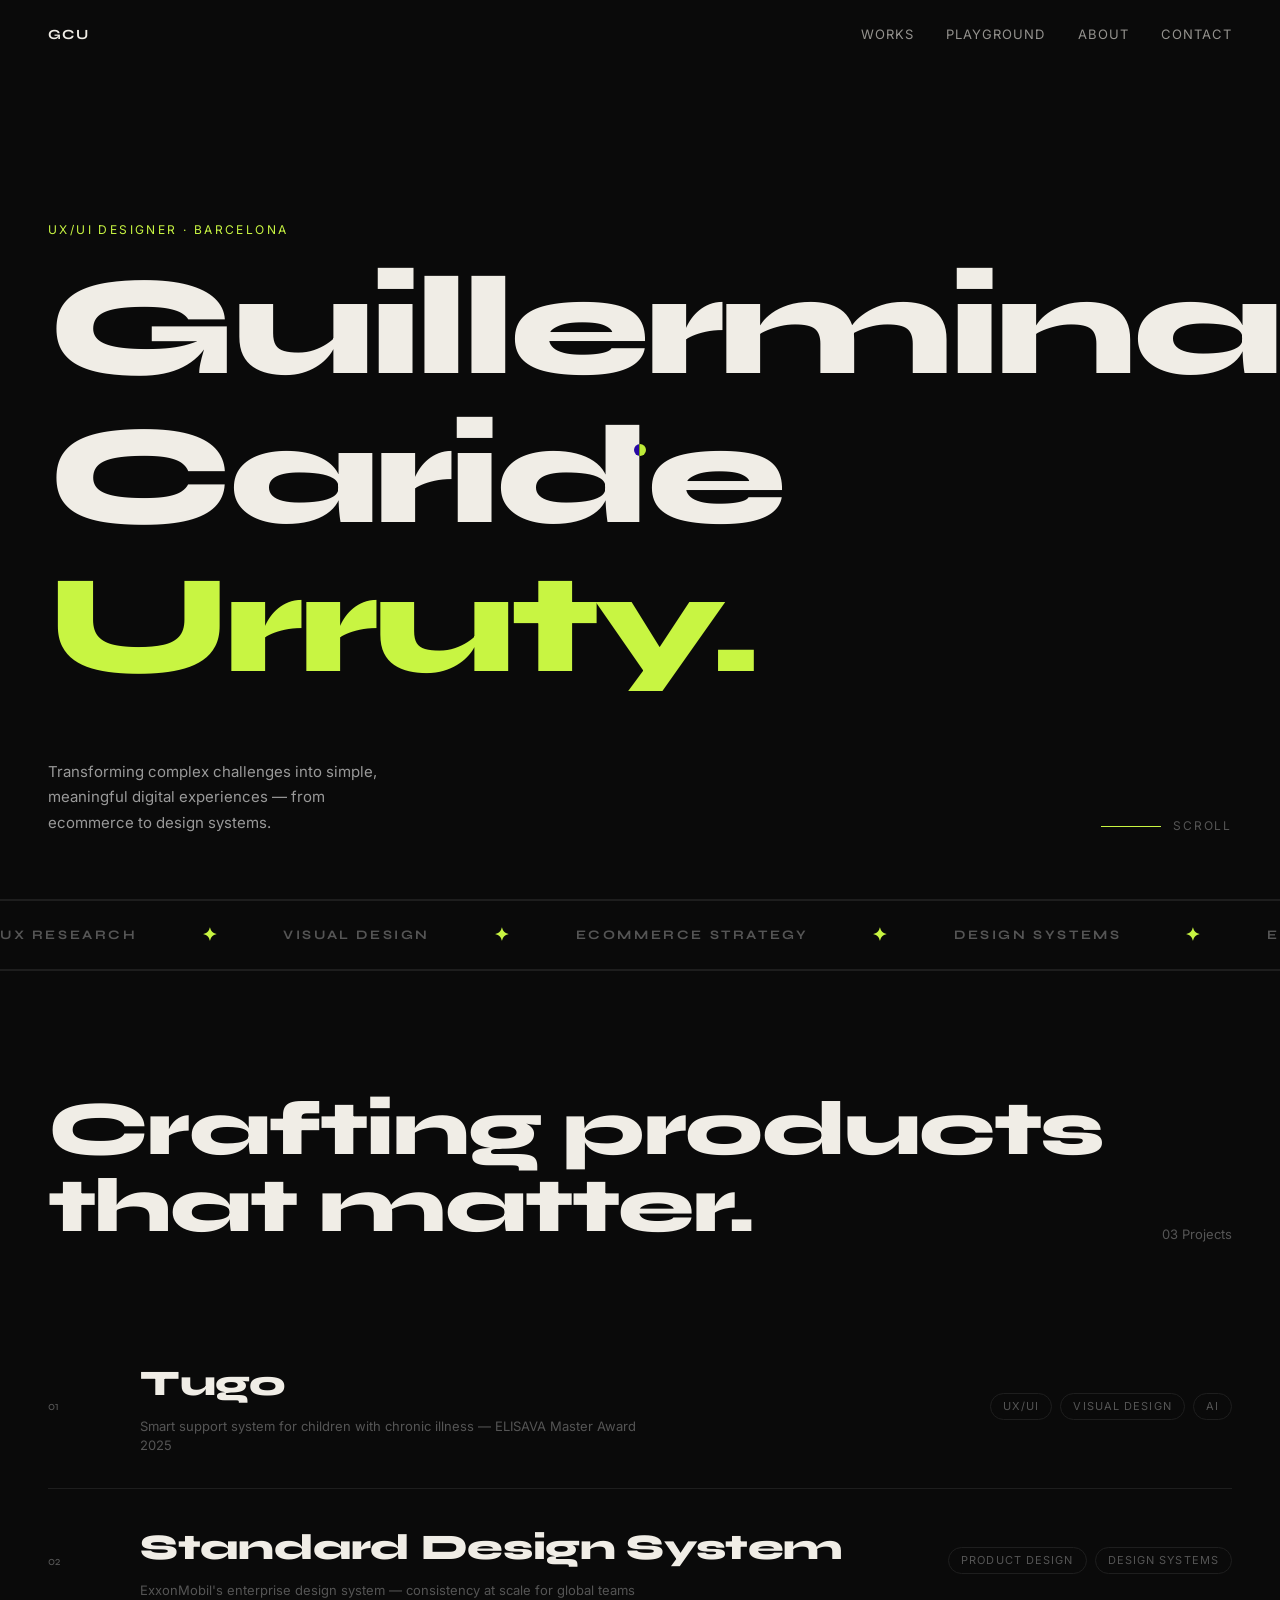
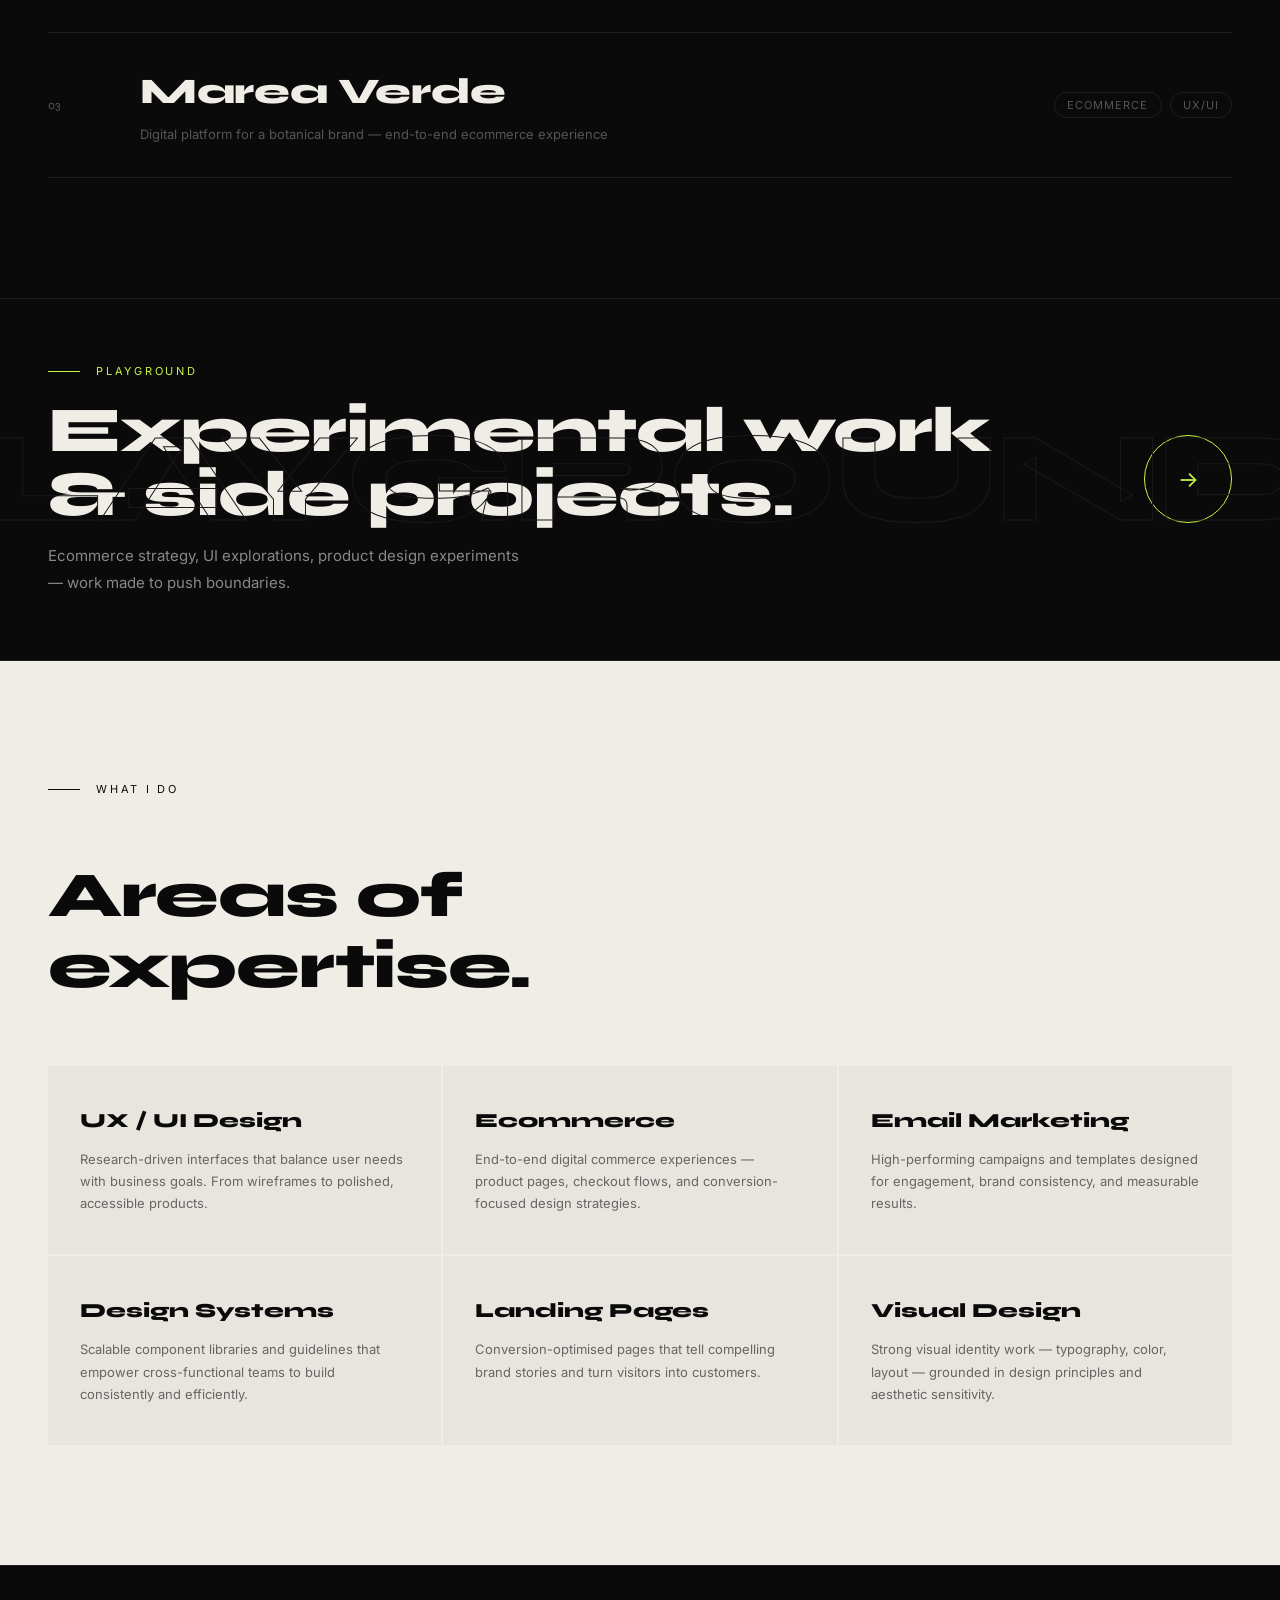
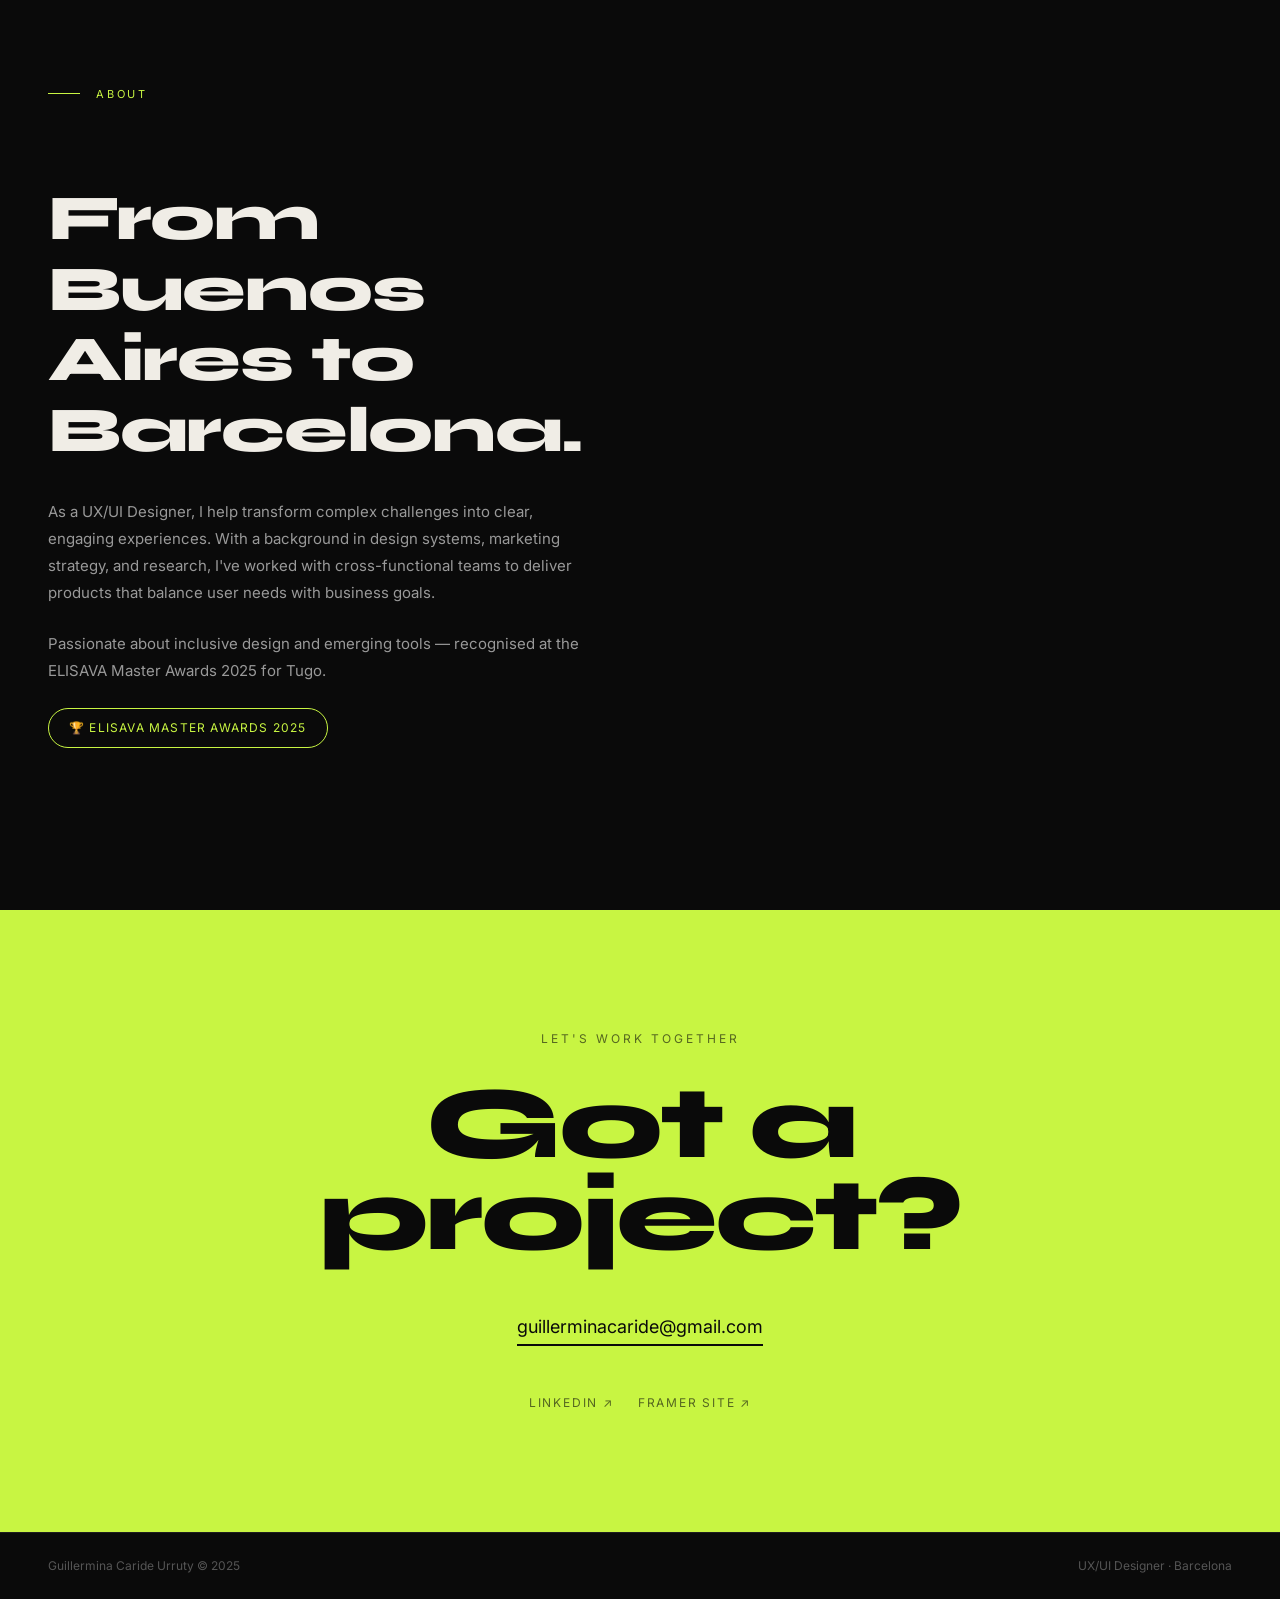
<file: portfolio.html>
<!DOCTYPE html>
<html lang="en">
<head>
<meta charset="UTF-8">
<meta name="viewport" content="width=device-width, initial-scale=1.0">
<title>Guillermina Caride Urruty — UX/UI Designer</title>
<link href="https://fonts.googleapis.com/css2?family=Inter:wght@300;400;500&family=Syne:wght@700;800&display=swap" rel="stylesheet">
<style>
*,*::before,*::after{margin:0;padding:0;box-sizing:border-box;}
:root{--bg:#0a0a0a;--fg:#f0ede6;--accent:#c8f542;--muted:#555;--border:#1e1e1e;}
html{height:100%;}
body{background:var(--bg);color:var(--fg);font-family:'Inter',sans-serif;font-size:16px;line-height:1.5;cursor:none;overflow-x:hidden;}

/* ── CURSOR ── */
#cursor{position:fixed;width:12px;height:12px;background:var(--accent);border-radius:50%;pointer-events:none;z-index:9999;top:0;left:0;transition:width .3s,height .3s,background .3s;mix-blend-mode:difference;will-change:transform;}
#cursor.big{width:64px;height:64px;}
#cursor.dark{background:var(--bg);mix-blend-mode:normal;}

/* ── NAV ── */
nav{position:fixed;top:0;left:0;right:0;display:flex;justify-content:space-between;align-items:center;padding:24px 48px;z-index:200;}
.nav-logo{font-family:'Syne',sans-serif;font-size:14px;font-weight:700;letter-spacing:.1em;text-transform:uppercase;color:var(--fg);text-decoration:none;mix-blend-mode:difference;}
.nav-links{display:flex;gap:32px;mix-blend-mode:difference;}
.nav-links a{color:var(--fg);text-decoration:none;font-size:13px;letter-spacing:.08em;text-transform:uppercase;opacity:.6;transition:opacity .2s;}
.nav-links a:hover{opacity:1;}

/* ── HERO ── */
#hero{min-height:100vh;display:flex;flex-direction:column;justify-content:flex-end;padding:0 48px 64px;position:relative;overflow:hidden;border-bottom:1px solid var(--border);}
.hero-label{font-size:12px;letter-spacing:.2em;text-transform:uppercase;color:var(--accent);margin-bottom:24px;opacity:0;animation:fadeUp .8s .3s forwards;}
.hero-title{font-family:'Syne',sans-serif;font-size:clamp(72px,11vw,160px);font-weight:800;line-height:.92;letter-spacing:-.03em;}
.hero-title .word{display:inline-block;overflow:hidden;margin-right:.15em;}
.hero-title .word .inner{display:inline-block;transform:translateY(110%);animation:wordUp 1s cubic-bezier(.16,1,.3,1) forwards;}
.hero-title .line3{color:var(--accent);}
.hero-sub{margin-top:48px;display:flex;justify-content:space-between;align-items:flex-end;opacity:0;animation:fadeUp .8s 1.1s forwards;}
.hero-desc{max-width:340px;font-size:15px;color:#999;line-height:1.7;}
.hero-scroll{font-size:12px;letter-spacing:.15em;text-transform:uppercase;color:var(--muted);display:flex;align-items:center;gap:12px;}
.scroll-line{width:60px;height:1px;background:var(--muted);position:relative;overflow:hidden;}
.scroll-line::after{content:'';position:absolute;inset:0;background:var(--accent);animation:scrollAnim 1.8s infinite;}

/* ── HORIZONTAL SCROLL TEXT (Oryzo-style) ── */
.hscroll-text{overflow:hidden;border-top:1px solid var(--border);border-bottom:1px solid var(--border);padding:20px 0;white-space:nowrap;}
.hscroll-inner{display:inline-flex;gap:64px;will-change:transform;}
.hscroll-word{font-family:'Syne',sans-serif;font-size:13px;font-weight:700;letter-spacing:.2em;text-transform:uppercase;color:var(--muted);display:inline-flex;align-items:center;gap:64px;}
.hscroll-word .dot{color:var(--accent);font-size:18px;}

/* ── STICKY WORKS SECTION ── */
#works{padding:120px 48px;border-top:1px solid var(--border);}
.works-header{display:flex;justify-content:space-between;align-items:flex-end;margin-bottom:80px;}
.works-title{font-family:'Syne',sans-serif;font-size:clamp(40px,6vw,80px);font-weight:800;line-height:1;letter-spacing:-.02em;}
.works-count{font-size:13px;color:var(--muted);}

.project-list{display:flex;flex-direction:column;}
.project-item{display:grid;grid-template-columns:60px 1fr auto;align-items:center;gap:32px;padding:32px 0;border-bottom:1px solid var(--border);cursor:none;text-decoration:none;color:inherit;position:relative;transition:padding-left .4s cubic-bezier(.16,1,.3,1);}
.project-item:hover{padding-left:24px;}
.project-num{font-size:12px;color:var(--muted);font-family:'Syne',sans-serif;transition:color .3s;}
.project-item:hover .project-num{color:var(--accent);}
.project-name{font-family:'Syne',sans-serif;font-size:clamp(22px,3vw,36px);font-weight:800;letter-spacing:-.01em;transition:color .3s;}
.project-item:hover .project-name{color:var(--accent);}
.project-desc{font-size:13px;color:var(--muted);margin-top:6px;max-width:500px;}
.project-tags{display:flex;gap:8px;flex-wrap:wrap;justify-content:flex-end;}
.tag{font-size:11px;letter-spacing:.1em;text-transform:uppercase;border:1px solid var(--border);color:var(--muted);padding:4px 12px;border-radius:100px;transition:border-color .3s,color .3s;}
.project-item:hover .tag{border-color:var(--accent);color:var(--accent);}
.project-arrow{position:absolute;right:0;font-size:24px;color:var(--accent);opacity:0;transform:translateX(-12px);transition:opacity .3s,transform .3s;}
.project-item:hover .project-arrow{opacity:1;transform:translateX(0);}

/* ── PLAYGROUND TEASER ── */
#playground-link{border-top:1px solid var(--border);}
.pg-teaser{display:grid;grid-template-columns:1fr auto;align-items:center;gap:40px;padding:64px 48px;text-decoration:none;color:inherit;transition:background .3s;position:relative;overflow:hidden;}
.pg-teaser::before{content:'PLAYGROUND';position:absolute;right:-40px;top:50%;transform:translateY(-50%);font-family:'Syne',sans-serif;font-size:clamp(80px,10vw,140px);font-weight:800;color:transparent;-webkit-text-stroke:1px #1a1a1a;letter-spacing:-.03em;pointer-events:none;transition:color .4s,-webkit-text-stroke-color .4s;white-space:nowrap;}
.pg-teaser:hover::before{-webkit-text-stroke-color:#2a2a2a;}
.pg-teaser:hover{background:#0f0f0f;}
.pg-eyebrow{font-size:11px;letter-spacing:.25em;text-transform:uppercase;color:var(--accent);margin-bottom:20px;display:flex;align-items:center;gap:16px;}
.pg-eyebrow::before{content:'';display:inline-block;width:32px;height:1px;background:var(--accent);}
.pg-teaser-title{font-family:'Syne',sans-serif;font-size:clamp(36px,5vw,72px);font-weight:800;line-height:1;letter-spacing:-.02em;}
.pg-teaser-desc{margin-top:16px;font-size:15px;color:#888;max-width:480px;line-height:1.75;}
.pg-circle{width:88px;height:88px;border:1px solid var(--accent);border-radius:50%;display:flex;flex-direction:column;align-items:center;justify-content:center;gap:4px;transition:background .3s,transform .4s;}
.pg-teaser:hover .pg-circle{background:var(--accent);transform:rotate(45deg);}
.pg-circle-arrow{font-size:22px;color:var(--accent);transition:color .3s;}
.pg-teaser:hover .pg-circle-arrow{color:var(--bg);}

/* ── EXPERTISE ── */
#expertise{background:var(--fg);color:var(--bg);border-top:1px solid var(--border);padding:120px 48px;}
.exp-eyebrow{font-size:11px;letter-spacing:.25em;text-transform:uppercase;color:var(--bg);margin-bottom:64px;display:flex;align-items:center;gap:16px;}
.exp-eyebrow::before{content:'';width:32px;height:1px;background:var(--bg);}
.exp-title{font-family:'Syne',sans-serif;font-size:clamp(36px,5vw,64px);font-weight:800;line-height:1.1;letter-spacing:-.02em;margin-bottom:64px;}
.exp-grid{display:grid;grid-template-columns:repeat(3,1fr);gap:2px;}
.exp-card{background:#e8e5de;padding:40px 32px;transition:background .25s;}
.exp-card:hover{background:var(--accent);}
.exp-card h3{font-family:'Syne',sans-serif;font-size:20px;font-weight:800;margin-bottom:12px;}
.exp-card p{font-size:13px;color:#666;line-height:1.7;}
.exp-card:hover p{color:var(--bg);}

/* ── ABOUT ── */
#about{padding:120px 48px;border-top:1px solid var(--border);}
.about-grid{display:grid;grid-template-columns:1fr 1fr;gap:80px;align-items:center;}
.about-eyebrow{font-size:11px;letter-spacing:.25em;text-transform:uppercase;color:var(--accent);margin-bottom:40px;display:flex;align-items:center;gap:16px;}
.about-eyebrow::before{content:'';width:32px;height:1px;background:var(--accent);}
.about-title{font-family:'Syne',sans-serif;font-size:clamp(36px,5vw,64px);font-weight:800;line-height:1.1;letter-spacing:-.02em;margin-bottom:32px;}
.about-text{font-size:15px;color:#999;line-height:1.8;margin-bottom:24px;}
.about-award{display:inline-flex;align-items:center;gap:12px;border:1px solid var(--accent);color:var(--accent);padding:10px 20px;border-radius:100px;font-size:12px;letter-spacing:.1em;text-transform:uppercase;}
.about-visual{display:grid;grid-template-columns:1fr 1fr;gap:12px;}
.about-card{background:var(--border);border-radius:12px;aspect-ratio:3/4;display:flex;align-items:flex-end;padding:20px;overflow:hidden;position:relative;transition:transform .5s cubic-bezier(.16,1,.3,1);}
.about-card:hover{transform:scale(1.02);}
.about-card:first-child{grid-column:1/-1;aspect-ratio:2/1;}
.about-card-label{font-size:12px;letter-spacing:.1em;text-transform:uppercase;color:var(--fg);background:rgba(0,0,0,.6);padding:6px 12px;border-radius:100px;backdrop-filter:blur(8px);}
.about-card .emoji{font-size:40px;position:absolute;top:24px;left:24px;}

/* ── CONTACT ── */
#contact{background:var(--accent);color:var(--bg);text-align:center;padding:120px 48px;}
.contact-eyebrow{font-size:12px;letter-spacing:.25em;text-transform:uppercase;margin-bottom:32px;opacity:.6;}
.contact-title{font-family:'Syne',sans-serif;font-size:clamp(48px,8vw,120px);font-weight:800;line-height:.9;letter-spacing:-.03em;margin-bottom:48px;}
.contact-title span{display:inline-block;}
.contact-email{font-size:18px;color:var(--bg);text-decoration:none;border-bottom:2px solid var(--bg);padding-bottom:4px;transition:opacity .2s;}
.contact-email:hover{opacity:.6;}
.contact-links{display:flex;gap:24px;justify-content:center;margin-top:48px;}
.contact-link{font-size:12px;letter-spacing:.15em;text-transform:uppercase;color:var(--bg);text-decoration:none;opacity:.6;transition:opacity .2s;}
.contact-link:hover{opacity:1;}

/* ── MAGNETIC BTN ── */
.mag-btn{position:relative;display:inline-block;}

/* ── FOOTER ── */
footer{padding:24px 48px;display:flex;justify-content:space-between;font-size:12px;color:var(--muted);border-top:1px solid var(--border);}

/* ── REVEAL ── */
.reveal{opacity:0;transform:translateY(48px);transition:opacity .9s cubic-bezier(.16,1,.3,1),transform .9s cubic-bezier(.16,1,.3,1);}
.reveal.visible{opacity:1;transform:translateY(0);}
.reveal-left{opacity:0;transform:translateX(-48px);transition:opacity .9s cubic-bezier(.16,1,.3,1),transform .9s cubic-bezier(.16,1,.3,1);}
.reveal-left.visible{opacity:1;transform:translateX(0);}

/* ── CHAR SPLIT ── */
.char-split .char{display:inline-block;opacity:0;transform:translateY(60%) rotate(4deg);transition:opacity .5s,transform .5s;}
.char-split.visible .char{opacity:1;transform:translateY(0) rotate(0deg);}

@keyframes fadeUp{to{opacity:1;transform:translateY(0);}}
@keyframes wordUp{to{transform:translateY(0);}}
@keyframes scrollAnim{0%{transform:translateX(-100%);}100%{transform:translateX(100%);}}

@media(max-width:768px){
  nav{padding:20px 24px;}
  #hero,#works,#expertise,#about,#contact{padding-left:24px;padding-right:24px;}
  .pg-teaser{padding:48px 24px;}
  .about-grid,.exp-grid{grid-template-columns:1fr;}
  .project-item{grid-template-columns:40px 1fr;}
  .project-tags{display:none;}
  footer{padding:20px 24px;}
}
</style>
</head>
<body>

<div id="cursor"></div>

<!-- NAV -->
<nav>
  <a href="#" class="nav-logo">GCU</a>
  <div class="nav-links">
    <a href="#works">Works</a>
    <a href="#playground-link">Playground</a>
    <a href="#about">About</a>
    <a href="#contact">Contact</a>
  </div>
</nav>

<!-- HERO -->
<section id="hero">
  <div class="hero-label">UX/UI Designer · Barcelona</div>
  <h1 class="hero-title" id="heroTitle">
    <div style="display:block"><span class="word"><span class="inner" style="animation-delay:.3s">Guillermina</span></span></div>
    <div style="display:block"><span class="word"><span class="inner" style="animation-delay:.5s">Caride</span></span></div>
    <div style="display:block" class="line3"><span class="word"><span class="inner" style="animation-delay:.7s">Urruty.</span></span></div>
  </h1>
  <div class="hero-sub">
    <p class="hero-desc">Transforming complex challenges into simple, meaningful digital experiences — from ecommerce to design systems.</p>
    <div class="hero-scroll">
      <div class="scroll-line"></div>
      Scroll
    </div>
  </div>
</section>

<!-- HORIZONTAL SCROLL TEXT -->
<div class="hscroll-text" id="hscroll">
  <div class="hscroll-inner" id="hscrollInner">
    <span class="hscroll-word">UX Research<span class="dot">✦</span></span>
    <span class="hscroll-word">Visual Design<span class="dot">✦</span></span>
    <span class="hscroll-word">Ecommerce Strategy<span class="dot">✦</span></span>
    <span class="hscroll-word">Design Systems<span class="dot">✦</span></span>
    <span class="hscroll-word">Email Marketing<span class="dot">✦</span></span>
    <span class="hscroll-word">Landing Pages<span class="dot">✦</span></span>
    <span class="hscroll-word">Accessibility<span class="dot">✦</span></span>
    <span class="hscroll-word">Product Design<span class="dot">✦</span></span>
    <span class="hscroll-word">UX Research<span class="dot">✦</span></span>
    <span class="hscroll-word">Visual Design<span class="dot">✦</span></span>
    <span class="hscroll-word">Ecommerce Strategy<span class="dot">✦</span></span>
    <span class="hscroll-word">Design Systems<span class="dot">✦</span></span>
    <span class="hscroll-word">Email Marketing<span class="dot">✦</span></span>
    <span class="hscroll-word">Landing Pages<span class="dot">✦</span></span>
    <span class="hscroll-word">Accessibility<span class="dot">✦</span></span>
    <span class="hscroll-word">Product Design<span class="dot">✦</span></span>
  </div>
</div>

<!-- WORKS -->
<section id="works">
  <div class="works-header">
    <h2 class="works-title reveal">Crafting products<br>that matter.</h2>
    <span class="works-count">03 Projects</span>
  </div>
  <div class="project-list">
    <a class="project-item reveal" href="tugo.html">
      <span class="project-num">01</span>
      <div class="project-info">
        <div class="project-name">Tugo</div>
        <div class="project-desc">Smart support system for children with chronic illness — ELISAVA Master Award 2025</div>
      </div>
      <div class="project-tags"><span class="tag">UX/UI</span><span class="tag">Visual Design</span><span class="tag">AI</span></div>
      <span class="project-arrow">→</span>
    </a>
    <a class="project-item reveal" href="standard.html">
      <span class="project-num">02</span>
      <div class="project-info">
        <div class="project-name">Standard Design System</div>
        <div class="project-desc">ExxonMobil's enterprise design system — consistency at scale for global teams</div>
      </div>
      <div class="project-tags"><span class="tag">Product Design</span><span class="tag">Design Systems</span></div>
      <span class="project-arrow">→</span>
    </a>
    <a class="project-item reveal" href="mareaverde.html">
      <span class="project-num">03</span>
      <div class="project-info">
        <div class="project-name">Marea Verde</div>
        <div class="project-desc">Digital platform for a botanical brand — end-to-end ecommerce experience</div>
      </div>
      <div class="project-tags"><span class="tag">Ecommerce</span><span class="tag">UX/UI</span></div>
      <span class="project-arrow">→</span>
    </a>
  </div>
</section>

<!-- PLAYGROUND TEASER -->
<section id="playground-link">
  <a href="playground.html" class="pg-teaser">
    <div>
      <div class="pg-eyebrow">Playground</div>
      <h2 class="pg-teaser-title">Experimental work<br>& side projects.</h2>
      <p class="pg-teaser-desc">Ecommerce strategy, UI explorations, product design experiments — work made to push boundaries.</p>
    </div>
    <div class="pg-circle">
      <span class="pg-circle-arrow">→</span>
    </div>
  </a>
</section>

<!-- EXPERTISE -->
<section id="expertise">
  <div class="exp-eyebrow">What I Do</div>
  <h2 class="exp-title reveal-left">Areas of<br>expertise.</h2>
  <div class="exp-grid">
    <div class="exp-card reveal"><h3>UX / UI Design</h3><p>Research-driven interfaces that balance user needs with business goals. From wireframes to polished, accessible products.</p></div>
    <div class="exp-card reveal"><h3>Ecommerce</h3><p>End-to-end digital commerce experiences — product pages, checkout flows, and conversion-focused design strategies.</p></div>
    <div class="exp-card reveal"><h3>Email Marketing</h3><p>High-performing campaigns and templates designed for engagement, brand consistency, and measurable results.</p></div>
    <div class="exp-card reveal"><h3>Design Systems</h3><p>Scalable component libraries and guidelines that empower cross-functional teams to build consistently and efficiently.</p></div>
    <div class="exp-card reveal"><h3>Landing Pages</h3><p>Conversion-optimised pages that tell compelling brand stories and turn visitors into customers.</p></div>
    <div class="exp-card reveal"><h3>Visual Design</h3><p>Strong visual identity work — typography, color, layout — grounded in design principles and aesthetic sensitivity.</p></div>
  </div>
</section>

<!-- ABOUT -->
<section id="about">
  <div class="about-eyebrow">About</div>
  <div class="about-grid">
    <div>
      <h2 class="about-title reveal">From Buenos<br>Aires to<br>Barcelona.</h2>
      <p class="about-text reveal">As a UX/UI Designer, I help transform complex challenges into clear, engaging experiences. With a background in design systems, marketing strategy, and research, I've worked with cross-functional teams to deliver products that balance user needs with business goals.</p>
      <p class="about-text reveal">Passionate about inclusive design and emerging tools — recognised at the ELISAVA Master Awards 2025 for Tugo.</p>
      <div class="about-award reveal">🏆 ELISAVA Master Awards 2025</div>
    </div>
    <div class="about-visual reveal">
      <div class="about-card" style="background:#1a1a2e;"><span class="emoji">🌊</span><span class="about-card-label">Living in Barcelona</span></div>
      <div class="about-card" style="background:#2d1b00;"><span class="emoji">🌿</span><span class="about-card-label">From Argentina</span></div>
      <div class="about-card" style="background:#001a0d;"><span class="emoji">✦</span><span class="about-card-label">Open to work</span></div>
    </div>
  </div>
</section>

<!-- CONTACT -->
<section id="contact">
  <div class="contact-eyebrow">Let's work together</div>
  <h2 class="contact-title" id="contactTitle">Got a<br>project?</h2>
  <a class="contact-email mag-btn" href="mailto:guillerminacaride@gmail.com">guillerminacaride@gmail.com</a>
  <div class="contact-links">
    <a class="contact-link" href="https://linkedin.com/in/guillermina-caride-urruty" target="_blank">LinkedIn ↗</a>
    <a class="contact-link" href="https://guillerminacaride.framer.website" target="_blank">Framer Site ↗</a>
  </div>
</section>

<footer>
  <span>Guillermina Caride Urruty © 2025</span>
  <span>UX/UI Designer · Barcelona</span>
</footer>

<script>
// ── LERP CURSOR ──
const cur = document.getElementById('cursor');
let mx=window.innerWidth/2, my=window.innerHeight/2;
let cx=mx, cy=my;
document.addEventListener('mousemove', e => { mx=e.clientX; my=e.clientY; });

function lerp(a,b,t){return a+(b-a)*t;}
function animCursor(){
  cx=lerp(cx,mx,.12);
  cy=lerp(cy,my,.12);
  cur.style.transform=`translate(${cx-cur.offsetWidth/2}px,${cy-cur.offsetHeight/2}px)`;
  requestAnimationFrame(animCursor);
}
animCursor();

// Big cursor on hover
document.querySelectorAll('a,button,.project-item,.exp-card').forEach(el=>{
  el.addEventListener('mouseenter',()=>cur.classList.add('big'));
  el.addEventListener('mouseleave',()=>cur.classList.remove('big'));
});
// Dark cursor on accent bg
document.querySelectorAll('#contact,#expertise').forEach(el=>{
  el.addEventListener('mouseenter',()=>cur.classList.add('dark'));
  el.addEventListener('mouseleave',()=>cur.classList.remove('dark'));
});

// ── SCROLL-DRIVEN HORIZONTAL TEXT ──
const hInner = document.getElementById('hscrollInner');
let scrollX = 0;
window.addEventListener('scroll', ()=>{
  scrollX = window.scrollY * .4;
  hInner.style.transform = `translateX(-${scrollX % (hInner.scrollWidth/2)}px)`;
});

// ── SCROLL REVEAL ──
const revObs = new IntersectionObserver(entries=>{
  entries.forEach((e,i)=>{
    if(e.isIntersecting){
      setTimeout(()=>e.target.classList.add('visible'), i*90);
      revObs.unobserve(e.target);
    }
  });
},{threshold:.12});
document.querySelectorAll('.reveal,.reveal-left').forEach(el=>revObs.observe(el));

// ── CHARACTER SPLIT REVEAL (Oryzo-style) ──
function splitChars(el){
  const txt = el.textContent;
  el.innerHTML = '';
  el.classList.add('char-split');
  [...txt].forEach((ch,i)=>{
    const s=document.createElement('span');
    s.classList.add('char');
    s.textContent = ch === ' ' ? '\u00A0' : ch;
    s.style.transitionDelay = `${i*28}ms`;
    el.appendChild(s);
  });
}

// Apply char split to works title and about title
document.querySelectorAll('.works-title,.about-title').forEach(el=>{
  // only split leaf text nodes
  const charObs = new IntersectionObserver(entries=>{
    entries.forEach(e=>{
      if(e.isIntersecting){ e.target.classList.add('visible'); charObs.unobserve(e.target); }
    });
  },{threshold:.3});
  charObs.observe(el);
});

// ── MAGNETIC BUTTONS ──
document.querySelectorAll('.mag-btn,.pg-circle').forEach(btn=>{
  btn.addEventListener('mousemove', e=>{
    const r = btn.getBoundingClientRect();
    const dx = e.clientX - (r.left + r.width/2);
    const dy = e.clientY - (r.top + r.height/2);
    btn.style.transform = `translate(${dx*.25}px,${dy*.25}px)`;
  });
  btn.addEventListener('mouseleave',()=>{
    btn.style.transform = '';
  });
});

// ── PARALLAX on about cards ──
const cards = document.querySelectorAll('.about-card');
window.addEventListener('scroll',()=>{
  cards.forEach((c,i)=>{
    const rect=c.getBoundingClientRect();
    const center = rect.top + rect.height/2 - window.innerHeight/2;
    const shift = center * -.06 * (i%2===0?1:-1);
    c.style.transform = `translateY(${shift}px)`;
  });
});

// ── CONTACT TITLE word float on scroll ──
const ctitle = document.getElementById('contactTitle');
if(ctitle){
  window.addEventListener('scroll',()=>{
    const rect=ctitle.getBoundingClientRect();
    const prog = 1-(rect.top/window.innerHeight);
    if(prog>0&&prog<1.5){
      ctitle.style.transform=`translateY(${(prog-.5)*-30}px)`;
    }
  });
}

// ── EXPERTISE CARDS stagger on enter ──
const expCards = document.querySelectorAll('.exp-card');
const expObs = new IntersectionObserver(entries=>{
  entries.forEach(e=>{
    if(e.isIntersecting){
      expCards.forEach((c,i)=>{
        setTimeout(()=>c.classList.add('visible'),i*80);
      });
      expObs.disconnect();
    }
  });
},{threshold:.1});
if(expCards[0]) expObs.observe(expCards[0]);

// ── PROJECT ITEMS stagger ──
const projItems = document.querySelectorAll('.project-item');
const projObs = new IntersectionObserver(entries=>{
  entries.forEach(e=>{
    if(e.isIntersecting){
      projItems.forEach((p,i)=>{
        setTimeout(()=>{ p.style.opacity='1'; p.style.transform='translateY(0)'; },i*120);
      });
      projObs.disconnect();
    }
  });
},{threshold:.05});
projItems.forEach(p=>{ p.style.opacity='0'; p.style.transform='translateY(32px)'; p.style.transition='opacity .7s,transform .7s'; });
if(projItems[0]) projObs.observe(projItems[0]);
</script>
</body>
</html>
</file>
